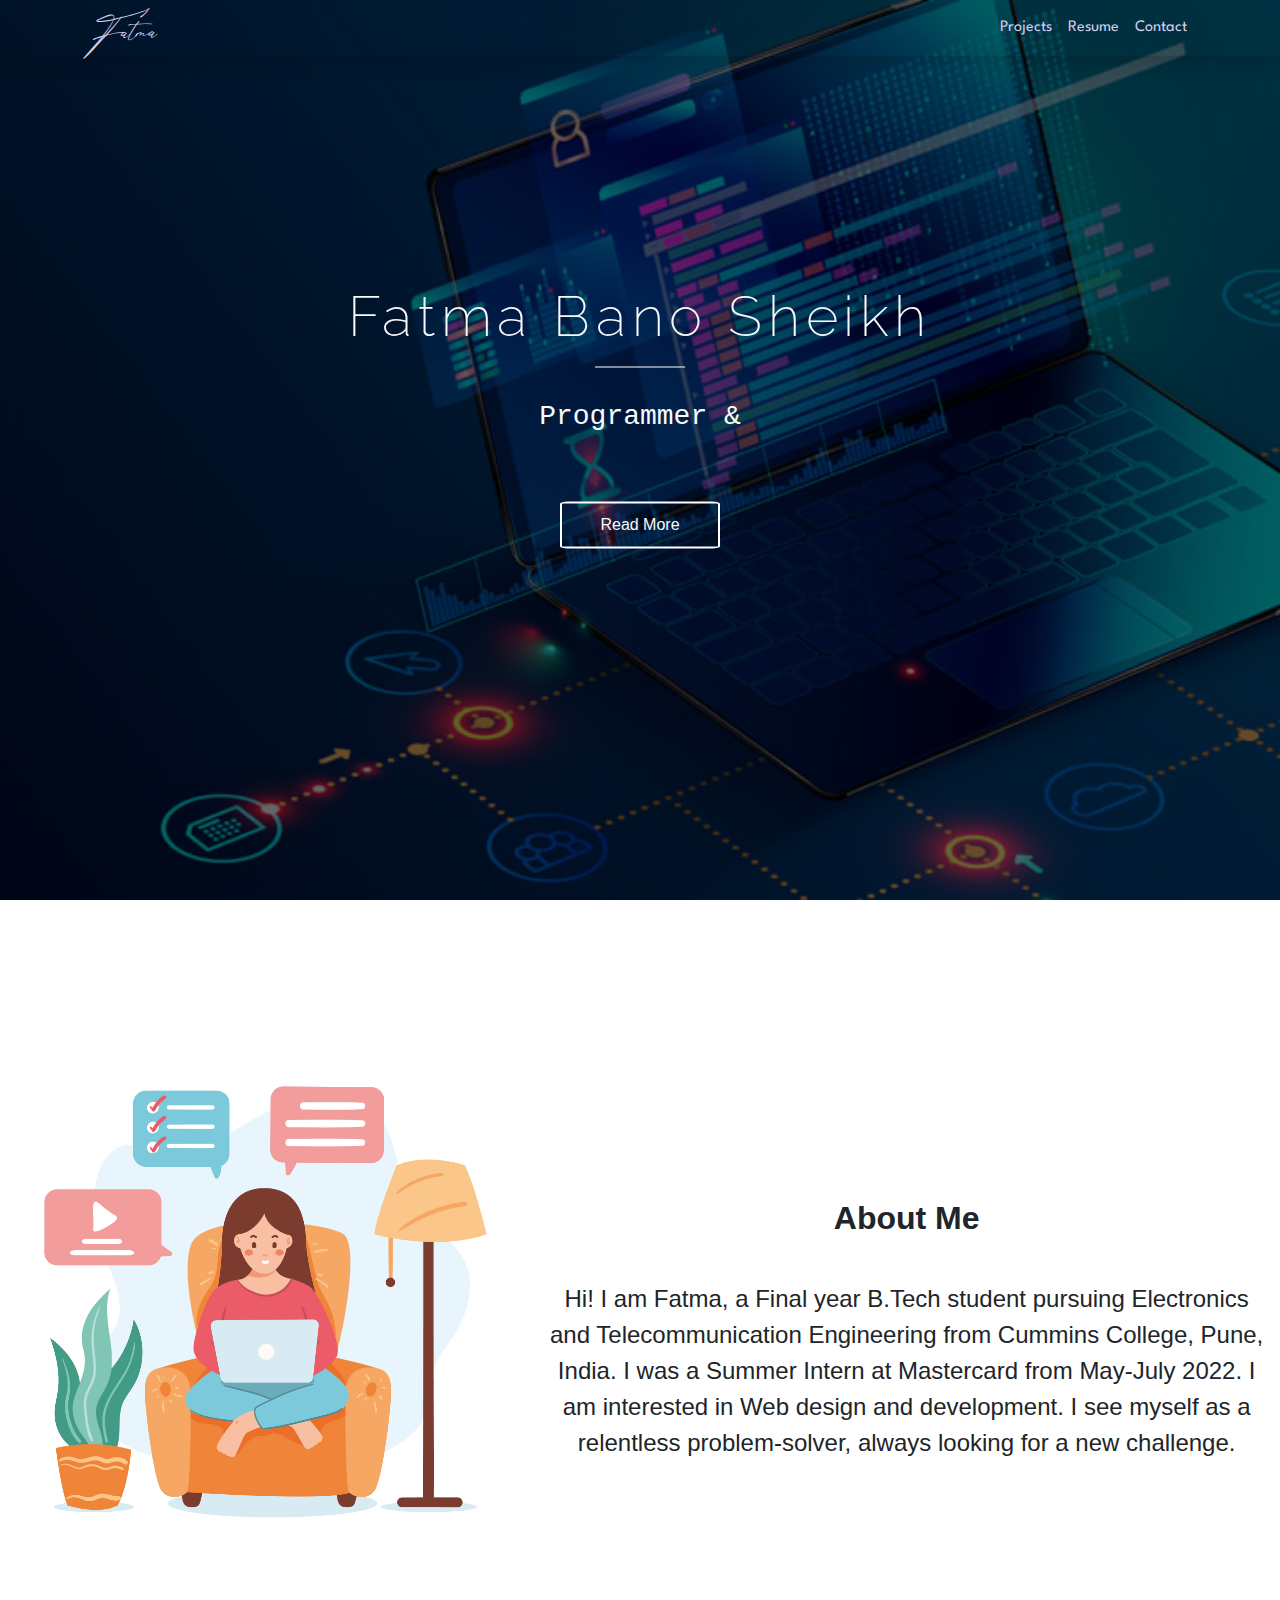
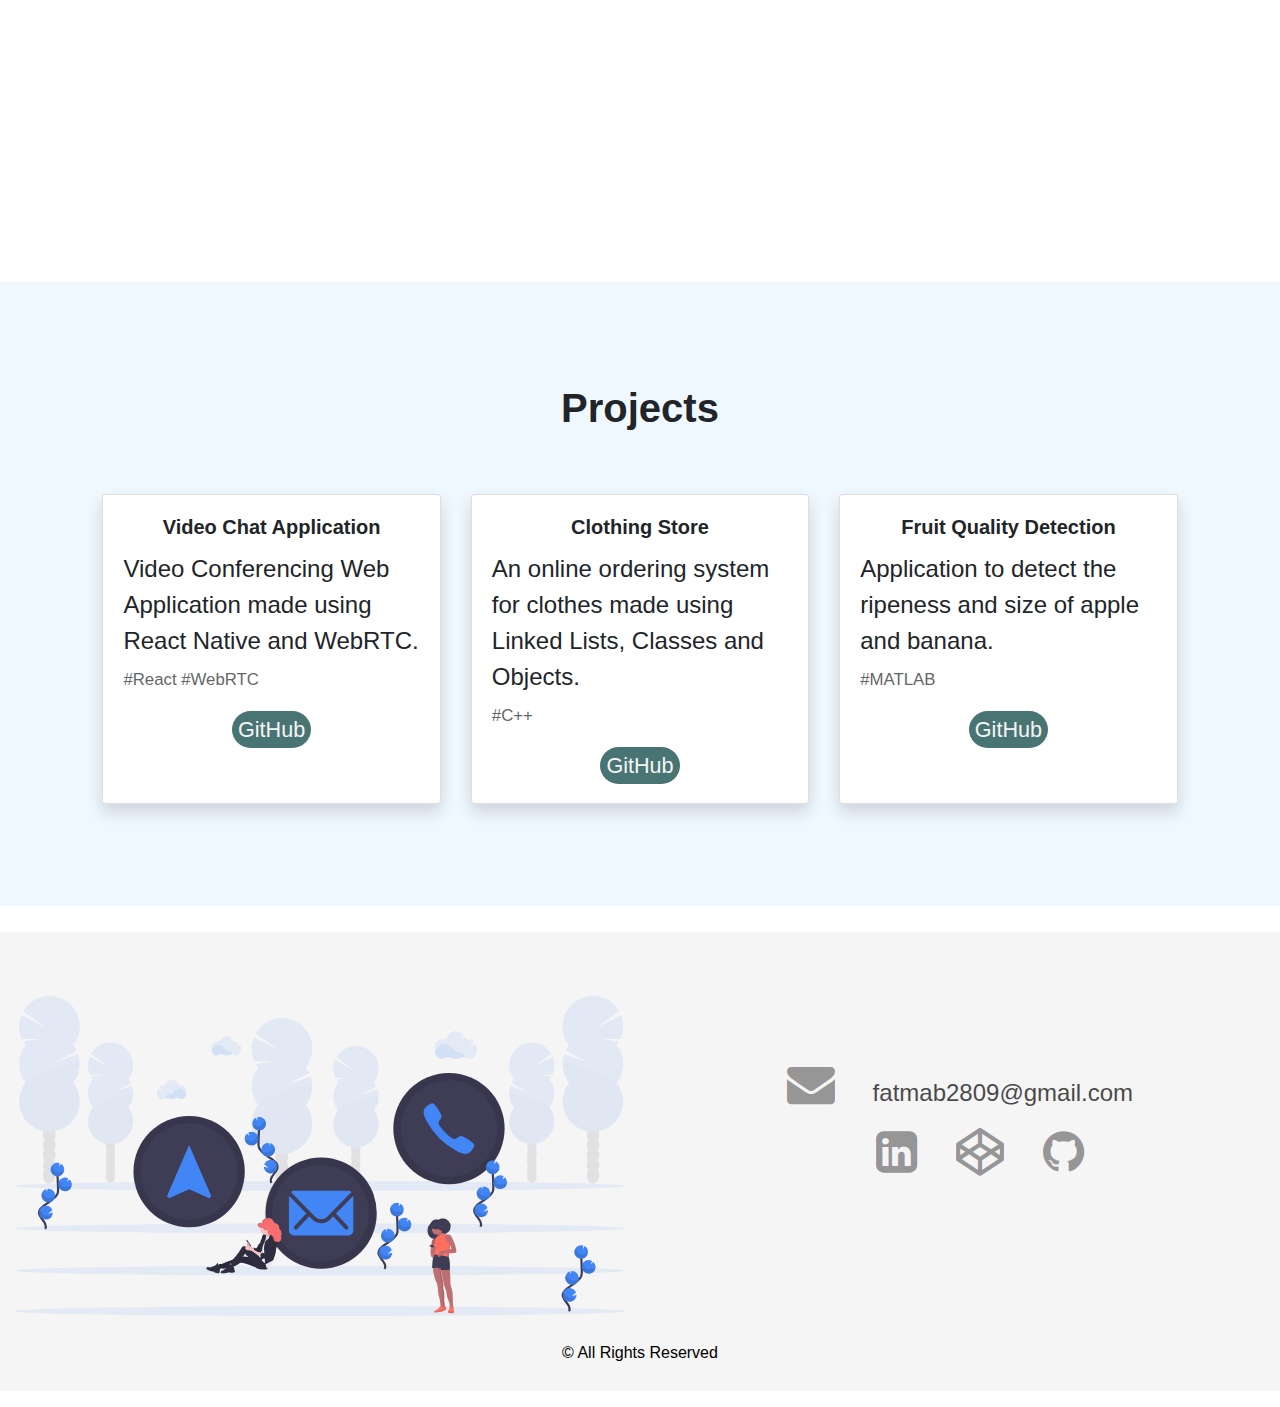
<file: index.html>
<!DOCTYPE html>
<html lang="en">	
	<head>
		<!-- Global site tag (gtag.js) - Google Analytics -->
<script async src="https://www.googletagmanager.com/gtag/js?id=G-5P81C9EN9Z"></script>
<script>
  window.dataLayer = window.dataLayer || [];
  function gtag(){dataLayer.push(arguments);}
  gtag('js', new Date());

  gtag('config', 'G-5P81C9EN9Z');
</script>
		<title>Fatma Sheikh</title>
<!-- 		<link rel="canonical" href="https://fatmasheikh.netlify.app/"> -->
		<meta charset="utf-8">
		<meta name="viewport" content="width=device-width, initial-scale=1">
		<meta name="description" content="Student at MKSSS's Cummins College of Engineering, Pune. Web Developer.">
		<meta name="keywords" content="Fatma Bano Sheikh, Fatma Sheikh, Fatma, Fatma Bano, Fatima Sheikh, Student, Cummins college, Web developer, application, projects, fatma, github">
		
		<link rel="apple-touch-icon" sizes="180x180" href="favicon_io/apple-touch-icon.png">
		<link rel="icon" type="image/png" sizes="32x32" href="favicon_io/favicon-32x32.png">
		<link rel="icon" type="image/png" sizes="16x16" href="favicon_io/favicon-16x16.png">
		<link rel="manifest" href="favicon_io/site.webmanifest">
		<link rel="stylesheet" href="https://stackpath.bootstrapcdn.com/font-awesome/4.7.0/css/font-awesome.min.css" />

		<script src="https://ajax.googleapis.com/ajax/libs/jquery/3.5.1/jquery.min.js"></script>
		<link rel="stylesheet" href="https://stackpath.bootstrapcdn.com/bootstrap/4.3.1/css/bootstrap.min.css" integrity="sha384-ggOyR0iXCbMQv3Xipma34MD+dH/1fQ784/j6cY/iJTQUOhcWr7x9JvoRxT2MZw1T" crossorigin="anonymous">
		<link rel="stylesheet" href="css/styles.css" />
		<script type="text/javascript">
		var speed=60, i=0;
		var txt="Programmer & Web Developer";
		function typewriter(){
			if(i<txt.length)
			{
				document.getElementById('type').innerHTML+=txt.charAt(i);
				i++;
				setTimeout(typewriter,speed);
			}
		};
		function smoothscroll(e){
			if(e.innerHTML=="Projects")
			{
				document.querySelector("#projects").scrollIntoView({ behavior: 'smooth' });
			}
			console.log(e.innerHTML);
			if(e.innerHTML=="Read More")
			{
				document.querySelector("#intro").scrollIntoView({ behavior: 'smooth' });
			}
			if(e.innerHTML=="Contact")
			{
				document.querySelector("#connect").scrollIntoView({behavior: 'smooth'});
			}
		};
	</script>
 	
</head>
	<body onload="typewriter()">
	<div id="container">
		<!--Navigation-->
		<nav class="navbar navbar-expand-lg navbar-light bg-light shadow ">
  <div class="container">
    <a class="navbar-brand" href="index.html">Fatma</a>
    <button class="navbar-toggler" type="button" data-toggle="collapse" data-target="#navbarResponsive" aria-controls="navbarResponsive" aria-expanded="false" aria-label="Toggle navigation">
          <span class="navbar-toggler-icon"></span>
        </button>
    <div class="collapse navbar-collapse" id="navbarResponsive">
      <ul class="navbar-nav ml-auto">
        <!-- <li class="nav-item active">
          <a class="nav-link" href="index.html">Home
                <span class="sr-only">(current)</span>
              </a>
        </li> -->
        <li class="nav-item">
          <a class="nav-link" onclick="smoothscroll(this)">Projects</a>
        </li>
		<li class="nav-item">
          <a class="nav-link" target="_blank" href="https://drive.google.com/file/d/1k7YaShREVPJ6mt-HIY2bD48VjZPX7jPd/view?usp=sharing">Resume</a>
        </li>
        <li class="nav-item">
          <a class="nav-link" onclick="smoothscroll(this)">Contact</a>
        </li>
      </ul>
    </div>
  </div>
</nav>
		<!--Hero Section-->
	<section class="hero text-center text-light" >
		<div class="text">
			<div class="wrap">
			<h2>Fatma Bano Sheikh</h2><br>
			<h3 id="type" ></h3><br><br><br>
			<a onclick="smoothscroll(this)">Read More</a>
		</div>
		</div>
	</section>
	
	<main>
	<!--Intro part-->
	<section id="intro" class="container-fluid">
		<div class="row">
			<div class="col-md-5 image">
				<img src="./images/3651859.jpg" class="img-responsive" alt="me">
			</div>
			<div class="col-md-7">
				<h2><b>About Me</b></h2>
				<p>Hi! I am Fatma, a Final year B.Tech student pursuing Electronics and Telecommunication Engineering from Cummins College, Pune, India. I was a Summer Intern at Mastercard from May-July 2022. I am interested in Web design and development. I see myself as a relentless problem-solver, always looking for a new challenge. </p>
			</div>
		</div>
		<!--Add work experience-->
	</section>

	<!--Projects-->
	<section id="projects" class="container-fluid">
		<h1><b>Projects</b></h1>
		<div class="row">
			
			<div class="col-sm-6 col-md-4">
			  <div class="card shadow">
				  <div class="card-body">
					  <h5 class="card-title"><b>Video Chat Application</b></h5>
					  <p class="card-text">Video Conferencing Web Application made using React Native and WebRTC.
					  <br><span>#React #WebRTC</span></p> 
					  <a href="https://github.com/fatmab2809/video-conference-app" target="_blank">GitHub</a>
				  </div>
			  </div>
		  </div>

		  <div class="col-sm-6 col-md-4">
			<div class="card shadow">
				<div class="card-body">
					<h5 class="card-title"><b>Clothing Store</b></h5>
					<p class="card-text">An online ordering system for clothes made using Linked Lists, Classes and Objects.
					<br><span>#C++</span></p>
					<a href="https://github.com/Vanshika-2001/Buffer/tree/master/Clothing%20Store" target="_blank">GitHub</a>
				</div>
			</div>
		</div>

		<div class="col-sm-6 col-md-4">
			<div class="card shadow">
				<div class="card-body">
					<h5 class="card-title"><b>Fruit Quality Detection</b></h5>
					<p class="card-text">Application to detect the ripeness and size of apple and banana.
						<br><span>#MATLAB</span>
					</p>
					<a href="https://github.com/fatmab2809/Fruit_Quality_Detection" target="_blank">GitHub</a>
				</div>
			</div>
		</div>

		</div>
	</section>

</main>		
</div>
	<!--Contact-->
	<footer id="connect">
		<div class="container-fluid">
			<div class="row">
				<div class="col-md-6">
					<img src="images/contact.svg" alt="social media connect">
				</div>
				<div class="col-md-6 contacts">
					<a target="_blank" href="mailto:fatmab2809@gmail.com"><i class="fa fa-envelope fa-2x" aria-hidden="true"></i> &nbsp;fatmab2809@gmail.com</a>
					<ul>
						<li><a href="https://www.linkedin.com/in/fatma-bano-sheikh-063661198/" target="_blank"><i class="fa fa-linkedin-square fa-2x" aria-hidden="true" title="LinkedIn"><p class="sr-only">LinkedIn</p></i></a></li>
						<li><a href="https://codepen.io/Fatmabano" target="_blank"><i class="fa fa-codepen fa-2x"  aria-hidden="true" title="CodePen"></i><p class="sr-only">CodePen</p></a></li>
						<li><a href="https://github.com/fatmab2809" target="_blank" ><i class="fa fa-github fa-2x" aria-hidden="true" title="GitHub"></i><p class="sr-only">GitHub</p></a></li>
					</ul>
				</div>
			</div>
		</div>
		
		<p class="copyright">&#169; All Rights Reserved</p>
	</footer>
	<!---Script tags-->	
		<script src="https://code.jquery.com/jquery-3.5.1.min.js" integrity="sha256-9/aliU8dGd2tb6OSsuzixeV4y/faTqgFtohetphbbj0=" crossorigin="anonymous"></script>
		<script src="https://maxcdn.bootstrapcdn.com/bootstrap/3.4.1/js/bootstrap.min.js"></script>
		<script src="https://ajax.googleapis.com/ajax/libs/jquery/3.5.1/jquery.min.js"></script>
		<script src="https://stackpath.bootstrapcdn.com/bootstrap/4.5.0/js/bootstrap.bundle.min.js"></script>

 </body>
</html>
</file>
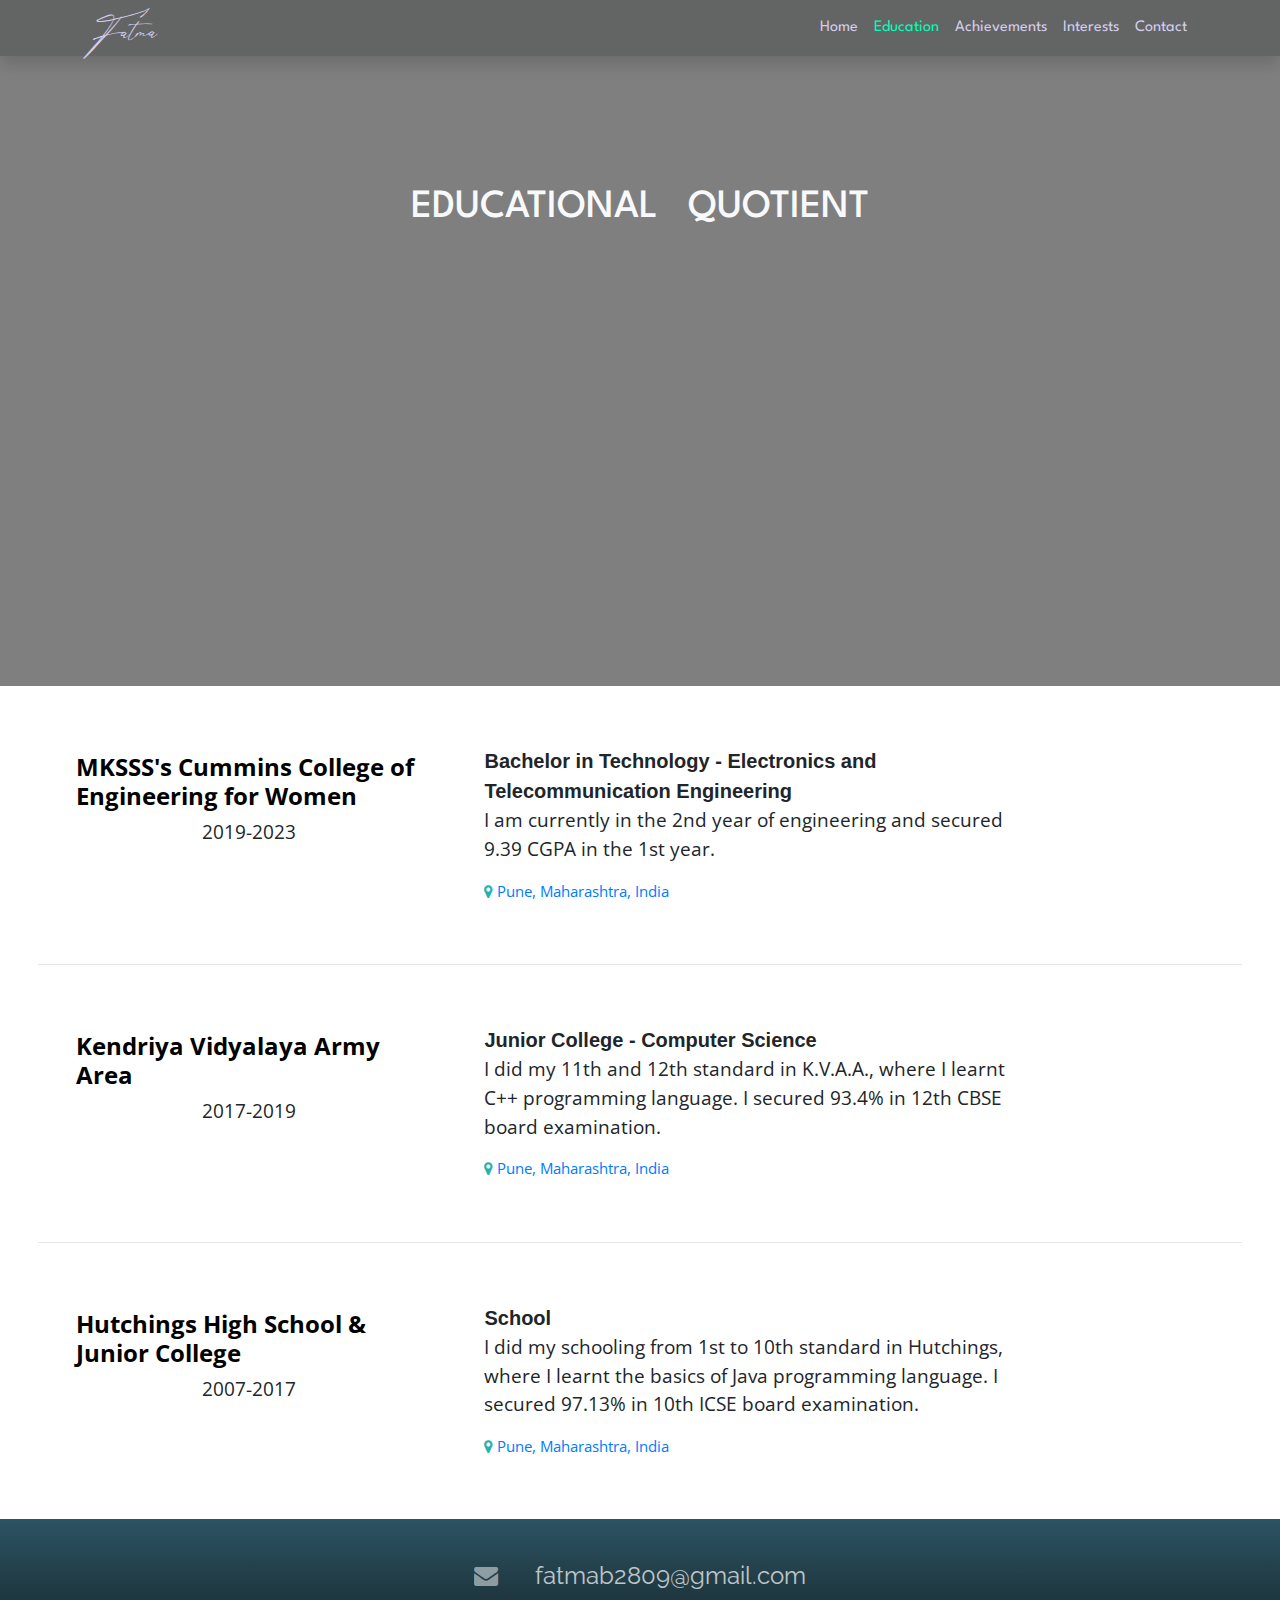
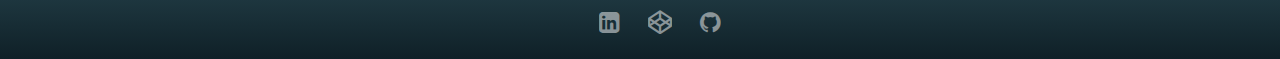
<file: education.html>
<!DOCTYPE html>
<html lang="en">
	<head>
		<title>Education Quotient</title>
		<meta charset="utf-8">
		<meta name="viewport" content="width=device-width, initial-scale=1">
		<link rel="apple-touch-icon" sizes="180x180" href="favicon_io/apple-touch-icon.png">
		<link rel="icon" type="image/png" sizes="32x32" href="favicon_io/favicon-32x32.png">
		<link rel="icon" type="image/png" sizes="16x16" href="favicon_io/favicon-16x16.png">
		<link rel="manifest" href="favicon_io/site.webmanifest">
		<link rel="stylesheet" href="https://stackpath.bootstrapcdn.com/font-awesome/4.7.0/css/font-awesome.min.css" />

		<script src="https://ajax.googleapis.com/ajax/libs/jquery/3.5.1/jquery.min.js"></script>
		<link rel="stylesheet" href="https://stackpath.bootstrapcdn.com/bootstrap/4.3.1/css/bootstrap.min.css" integrity="sha384-ggOyR0iXCbMQv3Xipma34MD+dH/1fQ784/j6cY/iJTQUOhcWr7x9JvoRxT2MZw1T" crossorigin="anonymous">
	
		<link rel="stylesheet" href="css/edu.css" />
		<script>
			function smoothscroll(e){
				if(e.innerHTML=="Contact")
					document.querySelector("#connect").scrollIntoView({behavior:'smooth'});
			};
			</script>
		    
			<!--<link rel="icon" type="image/x-icon" href="favicon.ico"/>-->
			

	</head>
	<body>	
	<div id="container">
		<!--Navigation-->
		<nav class="navbar navbar-expand-lg navbar-light bg-light shadow ">
  <div class="container">
    <a class="navbar-brand" href="index.html">Fatma</a>
    <button class="navbar-toggler" type="button" data-toggle="collapse" data-target="#navbarResponsive" aria-controls="navbarResponsive" aria-expanded="false" aria-label="Toggle navigation">
          <span class="navbar-toggler-icon"></span>
        </button>
    <div class="collapse navbar-collapse" id="navbarResponsive">
      <ul class="navbar-nav ml-auto">
        <li class="nav-item">
          <a class="nav-link" href="index.html">Home</a>
        </li>
        <li class="nav-item active">
          <a class="nav-link" href="education.html">Education
			<span class="sr-only">(current)</span>
		  </a>
        </li>
        <li class="nav-item">
          <a class="nav-link" href="index.html">Achievements</a>
        </li>
		<li class="nav-item">
          <a class="nav-link" href="index.html">Interests</a>
        </li>
        <li class="nav-item">
          <a class="nav-link" onclick="smoothscroll(this)">Contact</a>
        </li>
      </ul>
    </div>
  </div>
</nav>

		<!--Education-->
		<section class="hero text-light text-center">
			<h1>EDUCATIONAL &nbsp; QUOTIENT</h1>
		</section>
			<div class="education">
				<div class="education row">
					<div class="col-md-4">
					<h4><a href="https://www.cumminscollege.org/" target="_blank">MKSSS's Cummins College of Engineering for Women</a></h4>
					<p>2019-2023</p>
					</div>
				<div class="col-md-6">
					<strong> Bachelor in Technology - Electronics and Telecommunication Engineering</strong> 
					<p> I am currently in the 2nd year of engineering and secured 9.39 CGPA in the 1st year.</p>  
					<span class="location"><i class="fa fa-map-marker" aria-hidden="true"><a target="_blank" href="https://www.google.com/maps/dir/18.5883095,73.800734/cummins+college+pune/@18.5475982,73.7408109,12.47z/data=!4m9!4m8!1m1!4e1!1m5!1m1!1s0x3bc2bf4376875bc1:0x87df75be1910a270!2m2!1d73.8159086!2d18.4865356" class="place"> Pune, Maharashtra, India</a></i></span>
			</div>
		</div>
		
			
			<hr>
			
				<div class="education row">
					<div class="col-md-4">
					<h4><a href="https://kvsangathan.nic.in/" target="_blank">Kendriya Vidyalaya Army Area</a></h4>
					<p>2017-2019</p>
					</div>
				<div class="col-md-6">
					<strong> Junior College - Computer Science </strong> 
					<p> I did my 11th and 12th standard in K.V.A.A., where I learnt C++ programming language. I secured 93.4% in 12th CBSE board examination.</p>  
					<span class="location"><i class="fa fa-map-marker" aria-hidden="true"><a target="_blank" class="place" href="https://www.google.com/maps/dir/18.5883095,73.800734/kendriya+vidyalaya+army+area/@18.5316985,73.7345793,12z/data=!3m1!4b1!4m9!4m8!1m1!4e1!1m5!1m1!1s0x3bc2c029c21d5471:0xb17fd8d8151b263f!2m2!1d73.8815532!2d18.4869989"> Pune, Maharashtra, India</a></i></span>
			</div>
		</div>
		
			<hr>

			<div class="education row">
					<div class="col-md-4">
					<h4><a href="https://hutchingsschoolpune.in/" target="_blank">Hutchings High School &amp; Junior College</a></h4>
					<p>2007-2017</p>
					</div>
				<div class="col-md-6">
					<strong>School </strong> 
					<p> I did my schooling from 1st to 10th standard in Hutchings, where I learnt the basics of Java programming language. I secured 97.13% in 10th ICSE board examination.</p>  
					<span class="location"><i class="fa fa-map-marker" aria-hidden="true"><a target="_blank" class="place" href="https://www.google.com/maps/dir/18.5883095,73.800734/Hutchings+High+School+and+Jr+College,+7,+Phayre+Rd,+Pune,+Maharashtra+411040/@18.5577831,73.764108,12z/data=!3m1!4b1!4m9!4m8!1m1!4e1!1m5!1m1!1s0x3bc2c0311bdaa607:0x97a5d2213a039809!2m2!1d73.8819555!2d18.5004852"> Pune, Maharashtra, India</a></i></span>
				</div>
			</div>
		</div>
	</div>
			<footer id="connect">
		<a target="_blank" href="mailto:fatmab2809@gmail.com"><i class="fa fa-envelope" aria-hidden="true"></i> &nbsp;fatmab2809@gmail.com</a>
		<ul>
			<li><a href="https://www.linkedin.com/in/fatma-bano-sheikh-063661198/" target="_blank"><i class="fa fa-linkedin-square" aria-hidden="true" title="LinkedIn"></i></a></li>
			<li><a href="https://codepen.io/dashboard/" target="_blank"><i class="fa fa-codepen" aria-hidden="true" title="CodePen"></i></a></li>
			<li><a href="https://github.com/fatmab2809" target="_blank"><i class="fa fa-github" aria-hidden="true" title="GitHub"></i></a></li>
		</ul>
	</footer>
		<!---Script tags-->	
		<script src="https://code.jquery.com/jquery-3.5.1.min.js" integrity="sha256-9/aliU8dGd2tb6OSsuzixeV4y/faTqgFtohetphbbj0=" crossorigin="anonymous"></script>
		<script src="https://maxcdn.bootstrapcdn.com/bootstrap/3.4.1/js/bootstrap.min.js"></script>
		<script src="https://ajax.googleapis.com/ajax/libs/jquery/3.5.1/jquery.min.js"></script>
		<script src="https://stackpath.bootstrapcdn.com/bootstrap/4.5.0/js/bootstrap.bundle.min.js"></script>

	</body>
</html>
</file>
<file: css/styles.css>
@import url('https://fonts.googleapis.com/css2?family=Courgette&family=Oswald&family=Raleway&family=Roboto+Slab:wght@500&family=Spartan:wght@500&display=swap');

/*#loader { 
            border: 12px solid #f3f3f3; 
            border-radius: 50%; 
            border-top: 12px solid #444444; 
            width: 70px; 
            height: 70px; 
            animation: spin 1s linear infinite; 
        } 
          
     @keyframes spin { 
            100% { 
                transform: rotate(360deg); 
            } 
        } 
          
    .center { 
            position: absolute; 
            top: 0; 
            bottom: 0; 
            left: 0; 
            right: 0; 
            margin: auto; 
        } 
	*/

.navbar {
  background-image:
linear-gradient(
      rgba(0, 0, 0, 0.6),
      rgba(0, 0, 0, 0.6)
    ),
    url('../images/bg.jpg');
  background-attachment: fixed;
  font-family: 'Spartan', sans-serif;
   background-size:cover;
}
.hero{
  background-image: linear-gradient(
      rgba(0, 0, 0, 0.6),
      rgba(0, 0, 0, 0.6)
    ),
    url('../images/bg.jpg');
  background-attachment: fixed;
  background-size:cover;
  height:100vh;
}
@media screen and (max-width:600px)
{
  .navbar {
  background-image:
			linear-gradient(
		  rgba(0, 0, 0, 0.6),
		  rgba(0, 0, 0, 0.6)),
		  url('../images/bg.jpg');
		  background-position:center;
	}
	.hero{
			background-image: linear-gradient(
			  rgba(0, 0, 0, 0.6),
			  rgba(0, 0, 0, 0.6)
			),
			url('../images/bg.jpg');
			background-position:center;
	}
}
.text{
	 position: relative;
	top:10%;
	right:50%;
	transform: translate(50%,50%);
	font-family: 'Advent Pro', sans-serif;
}
.text h2{
    font-family: 'Raleway', sans-serif;
    font-weight: 200;
    letter-spacing: .1em;
    font-size: 3.5em;
    line-height: 1.4em;
  }
.text h2::after{
	content:"";
	margin:auto;
	border-bottom: 1px solid white;
	width:7%;
	margin-top:12px;
	display:block;
}
.text h3{
	font-family: 'Share Tech Mono', monospace;
}
.navbar-light .navbar-nav .nav-link{
	margin:5px;
}
.navbar-light .navbar-brand,.navbar-light .navbar-nav .nav-link{
   color: rgba(211,206,236,1);
   margin-right:5px;
   padding:3px;
  text-align:center;
}
.navbar-light .navbar-toggler{
	background-color:rgb(134 161 186 / 70%);
	color:rgba(255,255,255,.8) !important;
}
.navbar-light .navbar-toggler-icon {
	color:white !important;
}
.navbar-light .navbar-brand:hover,.navbar-light .navbar-nav .nav-link:hover, .active>.nav-link:hover{
	color:rgba(255,255,255,1) !important;
}
.navbar-light .navbar-brand:focus,.navbar-light .navbar-nav .nav-link:focus{
	color:rgba(255,255,255,1);
}
/* .active>.nav-link{
	color:rgba(211,206,236,1) !important;
} */
.wrap a{
	padding:1% 3% 1% 3%;
	color:white;
	border:2px white solid;
	border-radius: 5%;
	font-family: 'Advent Pro', sans-serif;
	text-decoration:none;
}
.wrap a:hover{
	background:rgba(255,250,250,0.8);
	color:black !important;
}
body{
	text-align:center;
}
main{
	font-family: Roboto, Helvetica, sans-serif;
}
/* .center{
	padding:2em;
	margin: 3em 5em 4em 5em;
} */
#intro{
	height: 100vh;
	margin-top: 2%;
}
.col-md-7{
	padding-top: 17%;
} 
.col-md-7 p{
	padding-top: 5%;
	font-size: 1.5em;
}
.image img{
	padding-top: 12%;
	width:100%;
	height:100%;
}
@media screen and (max-width:768px) {
	#intro{
		margin-bottom: 5%;
		margin-top: 2%;
	}
	.col-md-7{
		padding-top: 0%;
	}
	#projects{
		margin-top: 50%;
	}
}
#projects{
	background-color: aliceblue;
	padding: 8%;
	margin-bottom: 2%;
}
#projects h1{
	padding-bottom: 5%;
}
.card{
	height: 100%;
	font-size: 1.5em;
}
.card-text{
	text-align: left;
	padding-top: 0%;
}
.card-body a{
	background-color: rgb(73, 116, 116);
	padding:2%;
	border-radius: 50px;
	text-decoration: none;
	color: whitesmoke;
	font-size: 0.9em;
}
.card-body a:hover{
	background-color: whitesmoke;
	color: black;
}
.card-text span{
	opacity: 0.7;
	font-size: 0.7em;
}
@media screen and (max-width:775px){
	.achievement h2{
		margin-top:0px;
		margin-bottom:7%;
	}
}

@media screen and (max-width:780px)	
{
	#bg{
	background-image:none;
	
	}
}
@media screen and (min-width:782px){
	#bg h2{
		padding:10%;
	}
}

@media screen and (min-width:782px){
	#title h2{
		padding:0%;
	}
}
#title h2{
	padding-bottom:2%;
}
#title{
	margin-left:1%;
	margin-right:1%;
}
#title a{
	color:#3613E5;
	text-decoration: none;
}	
#title a:hover{
	color:#9992bf;
}
@font-face {
	font-family: "AnthoniSignature";
	src: url(../fonts/AnthoniSignature.ttf) format("truetype"),
		url(../fonts/AnthoniSignature.woff) format("woff"),
		url(../fonts/AnthoniSignature.woff2) format("woff2");
}
	
.navbar-brand{
	font-family: "AnthoniSignature";
	font-size:20px;
	padding:.5%;
	
}

/* #container{
	min-height:100vh;
	margin-bottom:-140px;
}
#container:after{
	content:"";
	height:140px;
	display:block;
} */

footer{
	height:100%;
	
	background: whitesmoke;  /* fallback for old browsers */
	padding-top:5%;
	background-size:cover;
	margin-bottom: 0%;
}
footer a{
	font-size:1.5em;
	/* font-family: 'Raleway', serif; */
	color:black !important;
	opacity:0.7;
	transition: all 0.5s linear;
}
footer li{
	display:inline-block;
	list-style-type:none;
	margin:3%;
}
/* footer ul{
	margin-bottom:0px;
} */
li i,footer i{
	color:rgba(0, 0, 0, 0.8);
	opacity:0.7;
	transition: all 0.5s linear;
	margin-right:4%;
}
footer i:hover,li i:hover, footer a:hover{
	opacity:1;
	text-decoration:none;
}
.col-md-6 img{
	height: 100%;
	width: 100%;
	margin-bottom: 0;
}
.contacts{
	padding-top: 5%;
}
.copyright{
    text-align: center;
    font-weight:200;
	padding: 2%;
	color: black;
}
</file>
<file: css/edu.css>
@import url('https://fonts.googleapis.com/css2?family=Open+Sans:wght@400;600&display=swap');
@import url('https://fonts.googleapis.com/css2?family=Courgette&family=Oswald&family=Raleway&family=Roboto+Slab:wght@500&family=Spartan:wght@500&display=swap');

.navbar {
  background-image:
linear-gradient(
      rgba(0, 0, 0, 0.6),
      rgba(0, 0, 0, 0.6)
    ),
    url("https://i.imgur.com/PaUtxBV.png");
  background-attachment: fixed;
  font-family: 'Spartan', sans-serif;
   background-size:cover;
}
.navbar-light .navbar-nav .nav-link{
	margin:5px;
}
.navbar-light .navbar-brand,.navbar-light .navbar-nav .nav-link{
   color: rgba(211,206,236,1);
   margin-right:5px;
   padding:3px;
  text-align:center;
}
.navbar-light .navbar-toggler{
	background-color:rgb(172 178 184 / 81%);	;
	color:rgba(255,255,255,.8) !important;
}
.navbar-light .navbar-toggler-icon {
	color:white !important;
}
.navbar-light .navbar-brand:hover,.navbar-light .navbar-nav .nav-link:hover, .active>.nav-link:hover{
	color:rgba(255,255,255,1) !important;
}
.navbar-light .navbar-nav .nav-link:focus{
	color:rgba(255,255,255,1);
}
.active>.nav-link{
	color:rgba(1,253,183,1) !important;
}
.wrap a{
	padding:1%;
	color:rgba(255,215,255,0.7);
	border:1px blue dotted;
	font-family: 'Oswald', sans-serif;
	text-decoration:none;
}
.wrap a:hover{
	background:rgba(255,250,250,0.8);
	color:black;
}
@font-face {
	font-family: "AnthoniSignature";
	src: url(../fonts/AnthoniSignature.ttf) format("truetype"),
		url(../fonts/AnthoniSignature.woff) format("woff"),
		url(../fonts/AnthoniSignature.woff2) format("woff2");
}
	
.navbar-brand{
	font-family: "AnthoniSignature";
	font-size:20px;
	padding:.5%;
	
}
.hero{
	background-image:linear-gradient(rgba(0,0,0,0.5),rgba(0, 0, 0, 0.5)),url("https://i.imgur.com/PaUtxBV.png");
	background-size: cover;
  background-attachment: fixed;
	height:70vh;
}
.hero h1{
	 padding:10%;
	 font-family: 'Spartan', sans-serif;
	 
}
body{
	text-align:left;
}
.education{
	margin:3%;
}
.row{
	margin:5%;
	margin-right:15px;
	margin-left:15px;
}
h4{
	margin:1%;
	padding:1%;
	font-family: 'Open Sans', sans-serif !important;
	font-weight:bold;
}
.col-md-4{
	margin-right:25px;
}
.col-md-4 p{
	text-align:center;
}
strong{
	font-size:20px;
}
p{
	font-size:1.2em;
	font-family: 'Open Sans', sans-serif !important;
}
.place{
		font-family: 'Open Sans', sans-serif !important;
}
.location .fa{
	font-size: 15px;
}
.location{
	color:#22b3ae;
}
@media screen and (min-width:750px){
h4 a{
	text-decoration:none;
	color:black;
}
h4 a:hover{
	color:#2C5364;
	text-decoration:none;
}
}
#container{
	min-height:100vh;
	margin-bottom:-140px;
}
#container:after{
	content:"";
	height:140px;
	display:block;
}

footer{
	height:140px;
	text-align:center;
	background: #0F2027;  /* fallback for old browsers */
	background: -webkit-linear-gradient(to bottom, #2C5364, #203A43, #0F2027);  /* Chrome 10-25, Safari 5.1-6 */
	background: linear-gradient(to bottom, #2C5364, #203A43, #0F2027); /* W3C, IE 10+/ Edge, Firefox 16+, Chrome 26+, Opera 12+, Safari 7+ */
	padding:3%;
	background-size:cover;
	padding-bottom:2%;
	
}
footer a{
	font-size:1.5em;
	font-family: 'Raleway', serif;
	color:#fff !important;
	opacity:0.7;
	transition: all 0.5s linear;
}
footer li{
	display:inline-block;
	list-style-type:none;
	margin:1%;
}
footer ul{
	margin-bottom:0px;
}
li i,footer i{
	color:#fff;
	opacity:0.7;
	transition: all 0.5s linear;
	margin-right:2%;
	
}
footer i:hover,li i:hover, footer a:hover{
	opacity:1;
	text-decoration:none;
}
</file>
